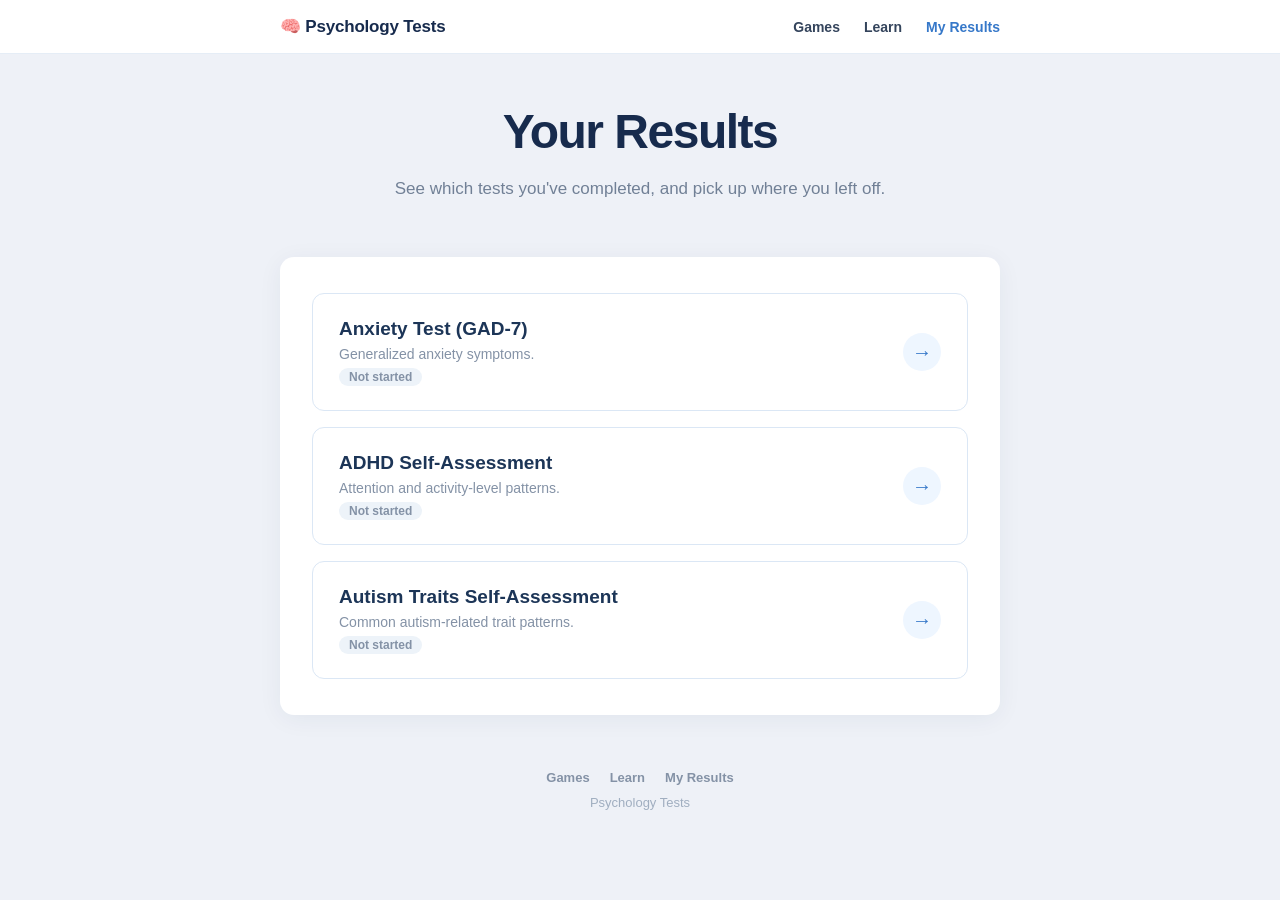
<file: my-results.html>
<!DOCTYPE html>
<html lang="en">
<head>
    <meta charset="UTF-8">
    <meta name="viewport" content="width=device-width, initial-scale=1.0">

    <title>My Results — Psychology Tests</title>

    <link rel="stylesheet" href="css/styles.css">
</head>

<body>

    <!-- Site header (same on every page) -->

    <header class="site-header">
        <div class="site-header-inner">

            <a href="index.html" class="site-logo">🧠 Psychology Tests</a>

            <nav class="site-nav" id="site-nav">
                <a href="games.html">Games</a>
                <a href="learn.html">Learn</a>
                <a href="my-results.html" class="active">My Results</a>
            </nav>

            <button class="nav-toggle" id="nav-toggle" aria-label="Toggle menu" aria-expanded="false" aria-controls="site-nav">
                <span class="nav-toggle-bar"></span>
                <span class="nav-toggle-bar"></span>
                <span class="nav-toggle-bar"></span>
            </button>

        </div>
    </header>

    <main class="container">

        <!-- Page hero -->

        <header class="header">

            <h1>Your Results</h1>

            <p>
                See which tests you've completed, and pick up where you left off.
            </p>

        </header>


        <!-- Content card -->

        <div class="content-card">

            <section class="tests" id="results-list">
                <!-- Rendered by js/my-results.js -->
            </section>

        </div>


        <!-- Footer -->

        <footer class="footer">
            <nav class="footer-nav">
                <a href="games.html">Games</a>
                <a href="learn.html">Learn</a>
                <a href="my-results.html">My Results</a>
            </nav>
            <p>Psychology Tests</p>
        </footer>

    </main>

    <script src="js/nav.js" defer></script>
    <script src="js/my-results.js" defer></script>

</body>
</html>
</file>
<file: css/styles.css>
/* ==========================================================================
   Variables
   ========================================================================== */

:root {
    /* Colores de texto */
    --color-text: #172033;
    --color-heading: #172b4d;
    --color-heading-alt: #1c3557;
    --color-label: #34445c;
    --color-muted: #718096;
    --color-subtle: #8492a6;
    --color-footer: #a0aec0;

    /* Colores de marca */
    --color-primary: #3678c9;
    --color-primary-light: #8fb8e8;
    --color-primary-soft: #eef6ff;

    /* Fondos y bordes */
    --color-page-bg: #eef1f7;
    --color-bg: #ffffff;
    --color-border: #dbe7f5;
    --color-border-light: #e5edf6;
    --color-track: #edf3f9;

    /* Sombra sutil para la tarjeta de contenido */
    --shadow-card: 0 4px 24px rgba(23, 43, 77, 0.06);

    /* Otros */
    --radius-md: 12px;
    --radius-lg: 14px;
    --transition: all 0.2s ease;
}

/* ==========================================================================
   Tabler Icons — default inline alignment/spacing
   ========================================================================== */

.ti {
    vertical-align: -2px;
    margin-right: 4px;
}

/* ==========================================================================
   Base
   ========================================================================== */

* {
    box-sizing: border-box;
    margin: 0;
    padding: 0;
}

body {
    font-family: Arial, Helvetica, sans-serif;
    background: var(--color-page-bg);
    color: var(--color-text);
    min-height: 100vh;
}

.container {
    width: 90%;
    max-width: 720px;
    margin: 0 auto;
    padding: 50px 0 60px;
}

/* ==========================================================================
   Site header (appears on every page)
   ========================================================================== */

.site-header {
    background: var(--color-bg);
    border-bottom: 1px solid var(--color-border-light);
    position: relative; /* anchors the mobile dropdown nav */
}

.site-header-inner {
    width: 90%;
    max-width: 720px;
    margin: 0 auto;
    padding: 16px 0;

    display: flex;
    align-items: center;
    justify-content: space-between;
}

.site-logo {
    display: inline-block;
    font-size: 17px;
    font-weight: 700;
    letter-spacing: -0.2px;
    color: var(--color-heading);
    text-decoration: none;
}

.site-logo:hover {
    color: var(--color-primary);
}

/* Desktop nav links */

.site-nav {
    display: flex;
    align-items: center;
    gap: 24px;
}

.site-nav a {
    font-size: 14px;
    font-weight: 600;
    color: var(--color-label);
    text-decoration: none;
    transition: var(--transition);
}

.site-nav a:hover,
.site-nav a.active {
    color: var(--color-primary);
}

/* Hamburger button (hidden on desktop) */

.nav-toggle {
    display: none;
    flex-direction: column;
    justify-content: center;
    gap: 5px;

    width: 32px;
    height: 32px;
    padding: 0;

    background: none;
    border: none;
    cursor: pointer;
}

.nav-toggle-bar {
    display: block;
    width: 100%;
    height: 2px;
    background: var(--color-heading);
    border-radius: 2px;
    transition: var(--transition);
}

.nav-toggle.open .nav-toggle-bar:nth-child(1) {
    transform: translateY(7px) rotate(45deg);
}

.nav-toggle.open .nav-toggle-bar:nth-child(2) {
    opacity: 0;
}

.nav-toggle.open .nav-toggle-bar:nth-child(3) {
    transform: translateY(-7px) rotate(-45deg);
}

/* ==========================================================================
   Page hero (title + intro, sits directly on the page background,
   visually separate from the white content card below it)
   ========================================================================== */

.header {
    text-align: center;
    margin-bottom: 55px;
}

.header h1 {
    font-size: 48px;
    font-weight: 700;
    letter-spacing: -1.5px;
    color: var(--color-heading);
    margin-bottom: 16px;
}

.header p {
    font-size: 17px;
    line-height: 1.6;
    color: var(--color-muted);
    max-width: 520px;
    margin: 0 auto;
}

/* ==========================================================================
   Learn page sections
   ========================================================================== */

.learn-placeholder {
    font-size: 14px;
    color: var(--color-subtle);
    font-style: italic;
}

/* ==========================================================================
   Content card (the white "body" that groups everything below the hero)
   ========================================================================== */

.content-card {
    background: var(--color-bg);
    border-radius: var(--radius-lg);
    box-shadow: var(--shadow-card);
    padding: 36px 32px;
}

/* ==========================================================================
   Test cards
   ========================================================================== */

.tests {
    display: flex;
    flex-direction: column;
    gap: 16px;
}

.test-card {
    display: flex;
    align-items: center;
    justify-content: space-between;

    padding: 24px 26px;

    background: var(--color-bg);
    border: 1px solid var(--color-border);
    border-radius: var(--radius-md);

    text-decoration: none;
    color: inherit;

    transition: var(--transition);
}

.test-card:hover {
    border-color: var(--color-primary-light);
    box-shadow: 0 6px 20px rgba(50, 100, 160, 0.08);
    transform: translateY(-2px);
}

.test-info h2 {
    font-size: 19px;
    font-weight: 600;
    color: var(--color-heading-alt);
    margin-bottom: 6px;
}

.test-info p {
    font-size: 14px;
    color: var(--color-subtle);
}

.result-status {
    display: inline-block;
    margin-top: 6px;
    padding: 2px 10px;
    border-radius: 20px;

    font-size: 12px;
    font-weight: 600;
}

.result-status.status-none {
    background: var(--color-track);
    color: var(--color-subtle);
}

.result-status.status-progress {
    background: #fff6e0;
    color: #b7791f;
}

.result-status.status-done {
    background: var(--color-primary-soft);
    color: var(--color-primary);
}

.arrow {
    width: 38px;
    height: 38px;

    display: flex;
    align-items: center;
    justify-content: center;

    border-radius: 50%;
    background: var(--color-primary-soft);
    color: var(--color-primary);

    font-size: 20px;

    transition: var(--transition);
}

.test-card:hover .arrow {
    background: var(--color-primary);
    color: var(--color-bg);
}

/* ==========================================================================
   Purpose
   ========================================================================== */

.purpose {
    margin-top: 32px;
    padding-top: 24px;
    border-top: 1px solid var(--color-border-light);
    text-align: center;
}

.purpose p {
    font-size: 14px;
    line-height: 1.7;
    color: var(--color-subtle);
    max-width: 620px;
    margin: 0 auto;
}

.purpose strong {
    color: var(--color-heading-alt);
    font-weight: 600;
}

/* ==========================================================================
   Results preview ("What will you see?")
   ========================================================================== */

.results-preview {
    margin-top: 32px;
    padding-top: 30px;
    border-top: 1px solid var(--color-border-light);
}

.results-header {
    text-align: center;
    margin-bottom: 30px;
}

.results-header h2 {
    font-size: 24px;
    font-weight: 600;
    color: var(--color-heading);
    margin-bottom: 8px;
}

.results-header p {
    font-size: 14px;
    line-height: 1.6;
    color: var(--color-subtle);
}

/* Individual result */

.result-item {
    margin-bottom: 22px;
}

.result-item:last-child {
    margin-bottom: 0;
}

.result-label {
    display: flex;
    align-items: center;
    justify-content: space-between;
    margin-bottom: 8px;
}

.result-name {
    font-size: 14px;
    font-weight: 600;
    color: var(--color-label);
}

.result-percentage {
    font-size: 13px;
    font-weight: 600;
    color: var(--color-primary);
}

/* Progress bar */

.bar-background {
    width: 100%;
    height: 10px;
    background: var(--color-track);
    border-radius: 20px;
    overflow: hidden;
}

.bar-fill {
    height: 100%;
    width: 0%;
    background: linear-gradient(
        90deg,
        var(--color-primary-light),
        var(--color-primary)
    );
    border-radius: 20px;

    transition: width 1s ease;
}

/* ==========================================================================
   What can I do
   ========================================================================== */

.what-can-i-do {
    margin-top: 32px;
    padding-top: 30px;
    border-top: 1px solid var(--color-border-light);

    text-align: center;
}

.what-can-i-do h2 {
    font-size: 24px;
    font-weight: 600;
    color: var(--color-heading);
    margin-bottom: 12px;
}

.what-can-i-do p {
    font-size: 14px;
    line-height: 1.7;
    color: var(--color-subtle);
    max-width: 620px;
    margin: 0 auto;
}

/* ==========================================================================
   Footer
   ========================================================================== */

.footer {
    text-align: center;
    margin-top: 55px;
    font-size: 13px;
    color: var(--color-footer);
}

.footer-nav {
    display: flex;
    justify-content: center;
    gap: 20px;
    margin-bottom: 10px;
}

.footer-nav a {
    font-size: 13px;
    font-weight: 600;
    color: var(--color-subtle);
    text-decoration: none;
    transition: var(--transition);
}

.footer-nav a:hover {
    color: var(--color-primary);
}

/* ==========================================================================
   Responsive
   ========================================================================== */

@media (max-width: 600px) {

    .nav-toggle {
        display: flex;
    }

    .site-nav {
        position: absolute;
        top: 100%;
        left: 0;
        right: 0;

        flex-direction: column;
        align-items: stretch;
        gap: 0;

        background: var(--color-bg);
        border-bottom: 1px solid var(--color-border-light);

        max-height: 0;
        overflow: hidden;
        transition: max-height 0.25s ease;
    }

    .site-nav.open {
        max-height: 200px;
    }

    .site-nav a {
        padding: 14px 5%;
        border-top: 1px solid var(--color-border-light);
    }

    .container {
        padding-top: 36px;
    }

    .header h1 {
        font-size: 38px;
    }

    .header p {
        font-size: 15px;
    }

    .content-card {
        padding: 26px 20px;
    }

    .test-card {
        padding: 20px;
    }

    .test-info h2 {
        font-size: 17px;
    }

    .results-header h2 {
        font-size: 22px;
    }

    .what-can-i-do h2 {
        font-size: 22px;
    }
}
</file>
